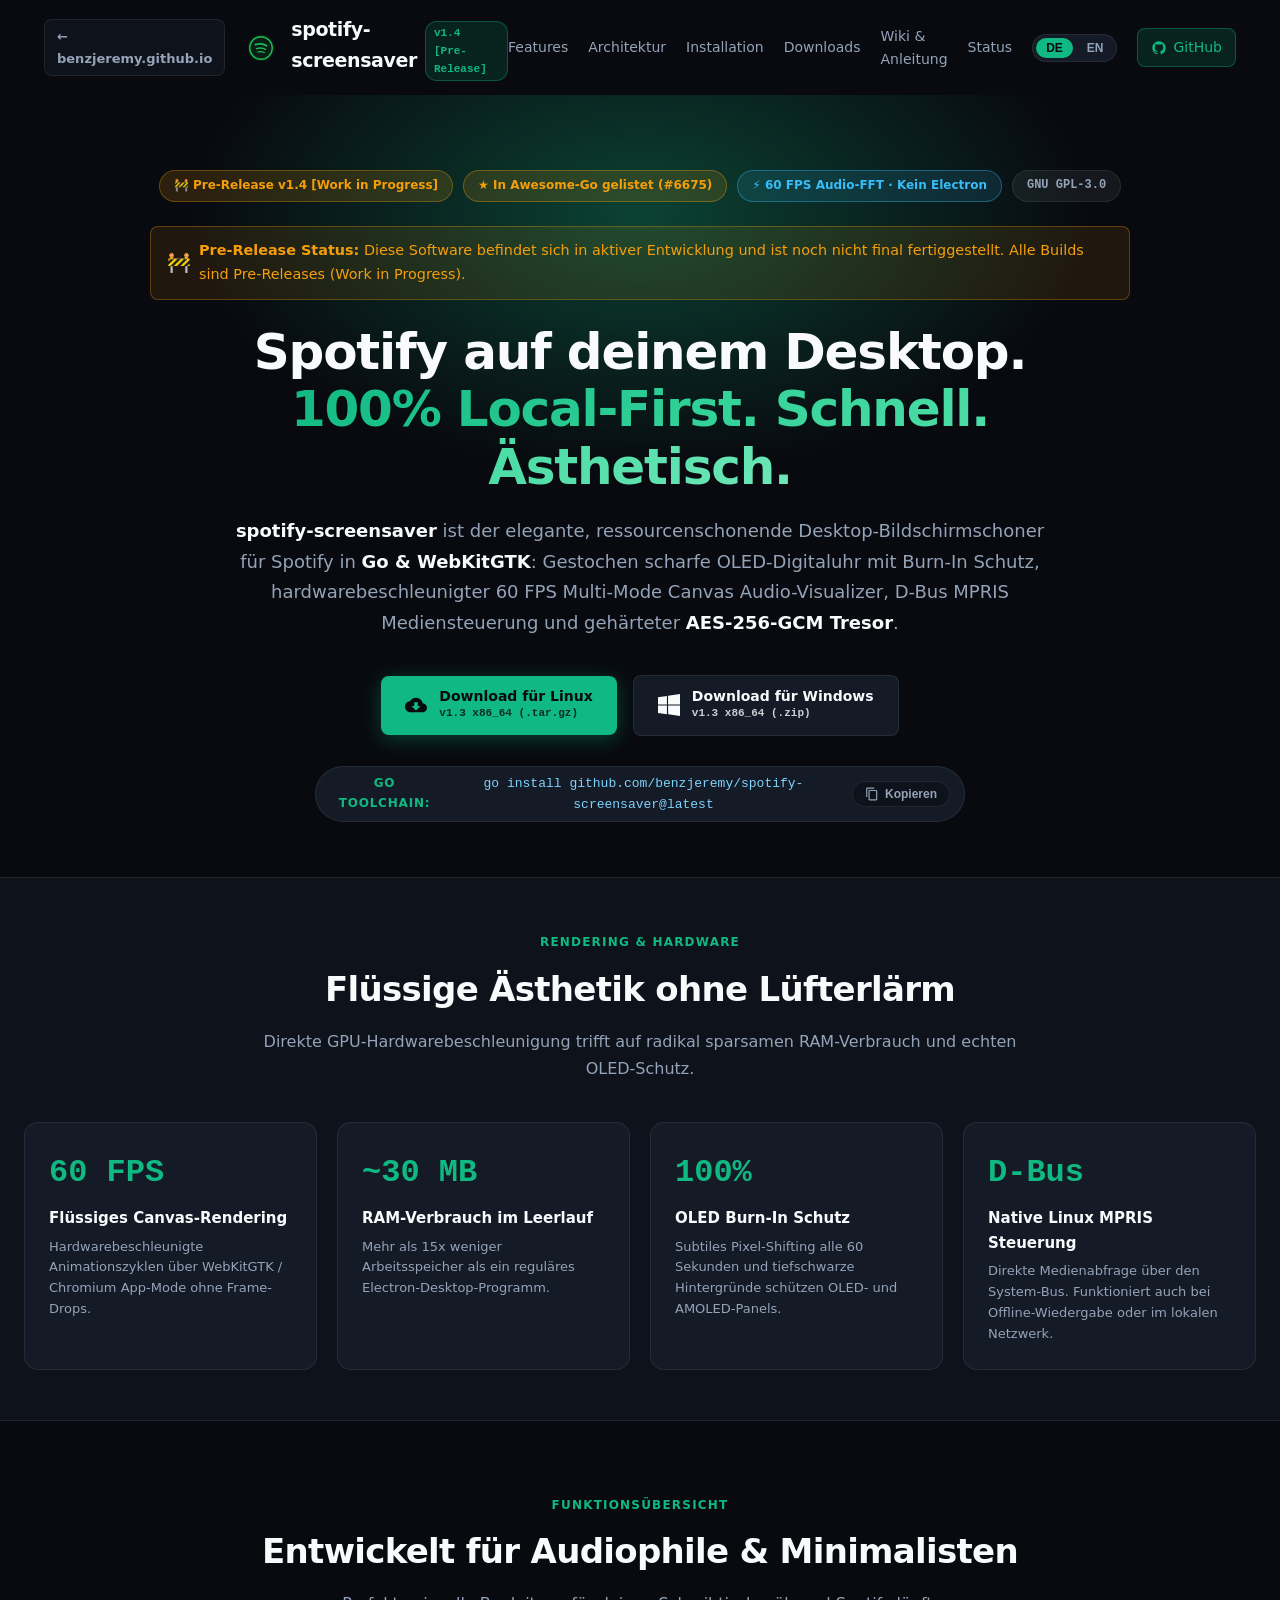
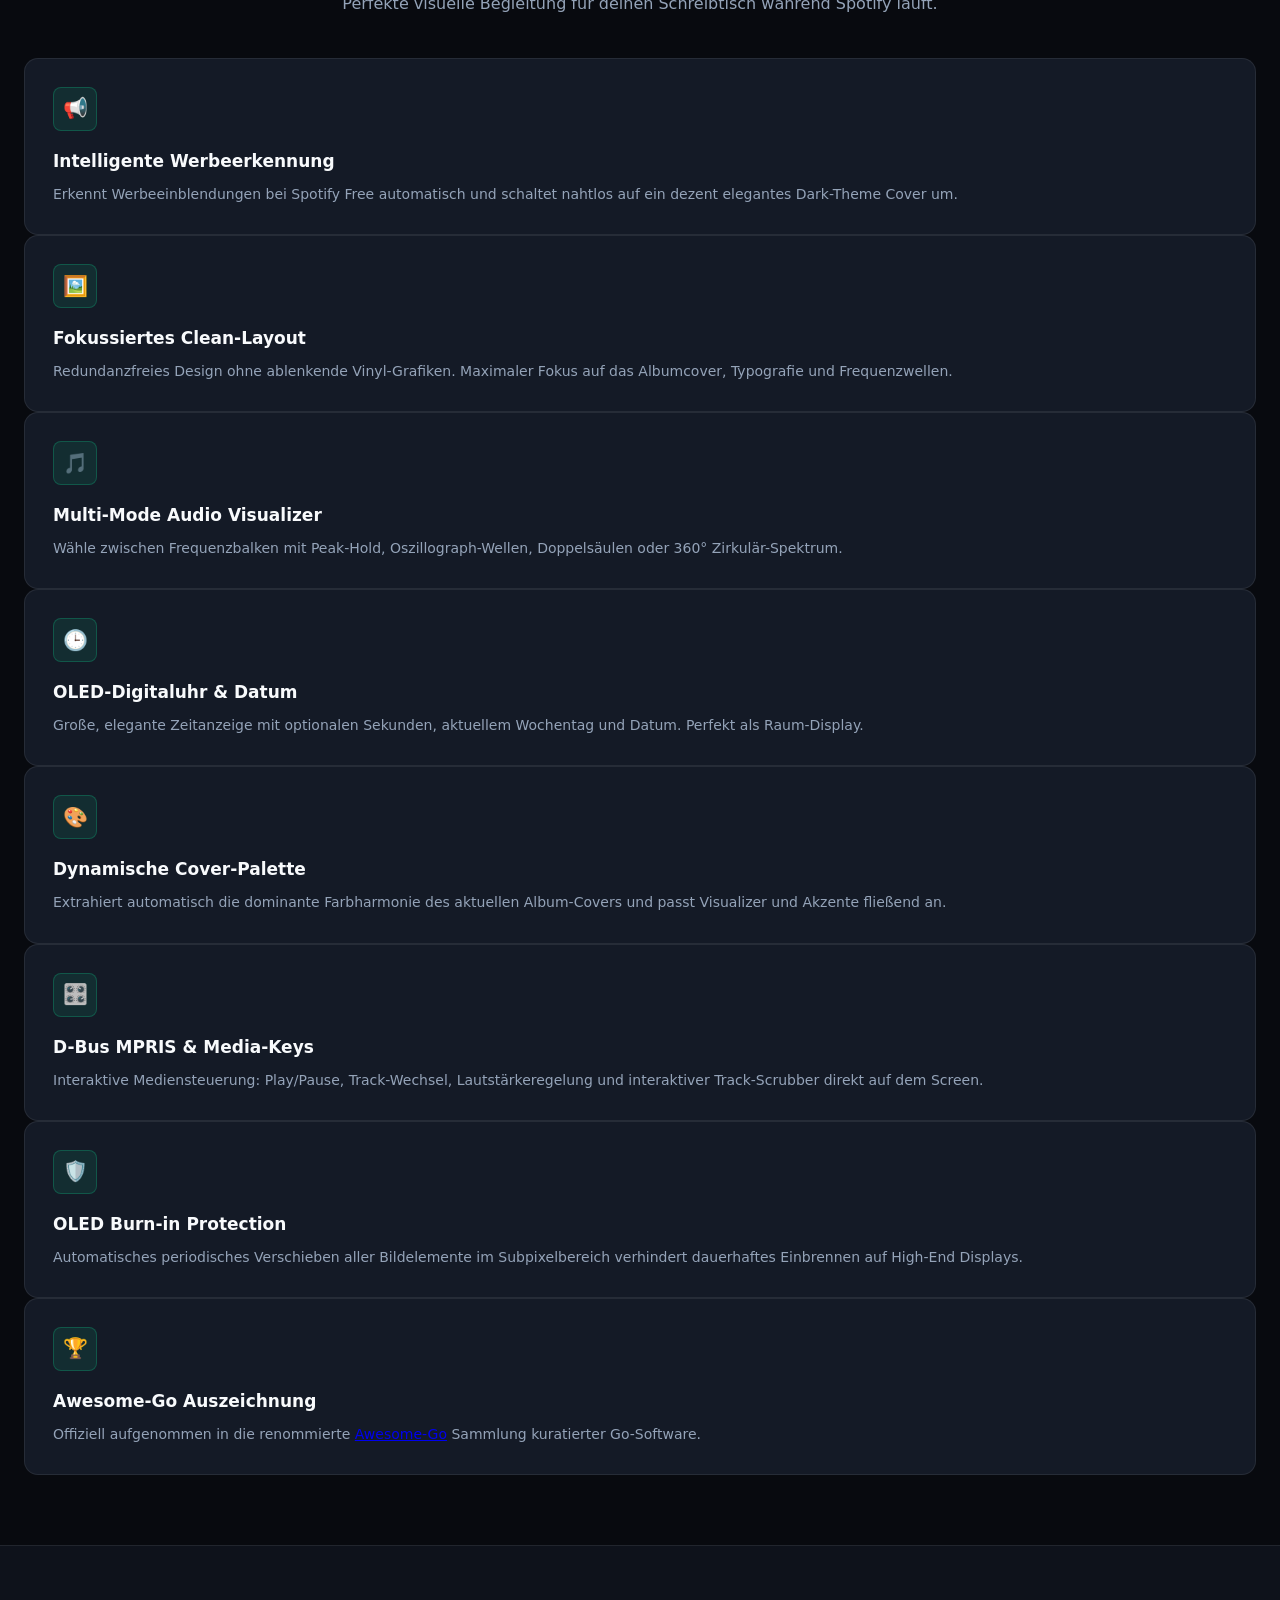
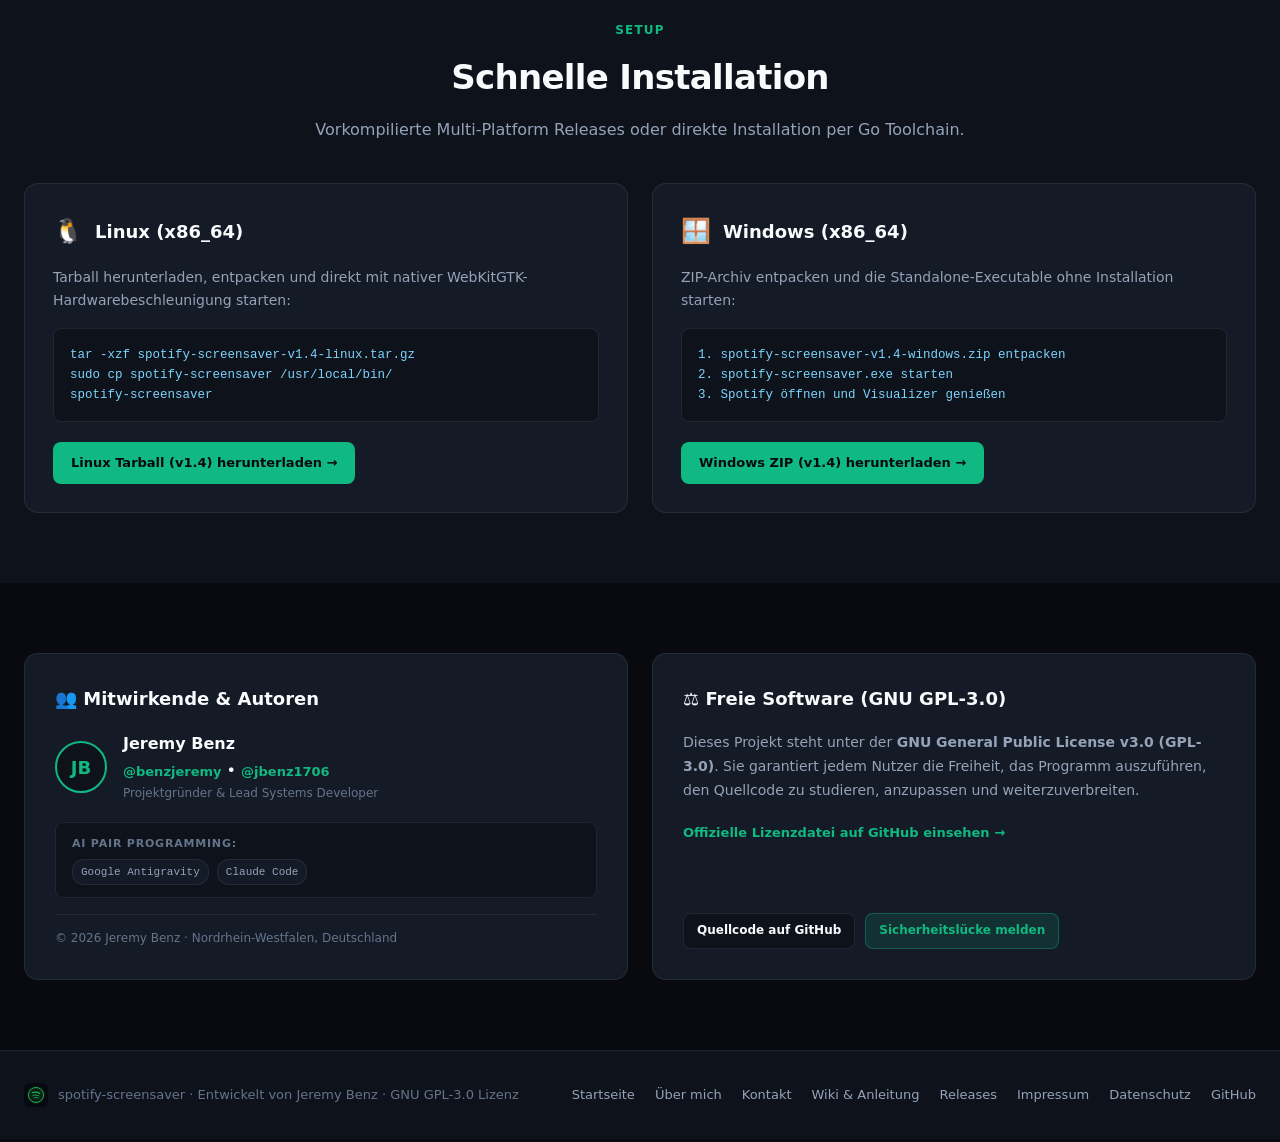
<file: index.html>
<!DOCTYPE html>
<html lang="de">
<head>
  <meta charset="UTF-8">
  <meta name="viewport" content="width=device-width, initial-scale=1.0">
  <meta http-equiv="Content-Security-Policy" content="default-src 'self'; script-src 'self' 'unsafe-inline'; style-src 'self' 'unsafe-inline'; img-src 'self' data: https:; font-src 'self'; frame-src 'none'; object-src 'none'; base-uri 'self';" />
  <meta http-equiv="X-Content-Type-Options" content="nosniff" />
  <meta name="referrer" content="strict-origin-when-cross-origin" />
  <title>spotify-screensaver · Eleganter Desktop Bildschirmschoner in Go · v1.4 [Pre-Release]</title>
  <meta name="description" content="Offizielle Website für spotify-screensaver: Der elegante Desktop-Bildschirmschoner für Spotify in Go & WebKitGTK. Intelligentes Ad-Handling, Clean Cover Layout, OLED-Digitaluhr, 60 FPS Audio-FFT und Awesome-Go gelistet.">
  <meta name="twitter:card" content="summary">
  <meta name="twitter:title" content="spotify-screensaver · Go Desktop Screensaver">
  <meta name="twitter:description" content="60 FPS Canvas Visualizer, Intelligentes Ad-Handling und D-Bus Steuerung in Go.">
  <link rel="icon" type="image/svg+xml" href="favicon.svg">
  <link rel="stylesheet" href="style.css">
</head>
<body>

  <!-- HEADER & NAVIGATION -->
  <header class="header">
    <div class="nav-container">
      <div class="nav-left">
        <a href="https://benzjeremy.github.io/" class="back-root-btn">
          <span>← benzjeremy.github.io</span>
        </a>
        <a href="index.html" class="brand-link">
          <img src="favicon.svg" alt="spotify-screensaver" class="brand-logo" width="36" height="36">
          <div class="brand-info">
            <span class="brand-name">spotify-screensaver</span>
            <span class="brand-ver">v1.4 [Pre-Release]</span>
          </div>
        </a>
      </div>

      <button class="mobile-toggle" id="mobile-toggle" aria-label="Menü öffnen/schließen" aria-expanded="false">☰</button>

      <nav class="main-nav" id="main-nav">
        <a href="#features">
          <span class="lang-de">Features</span>
          <span class="lang-en" style="display:none;">Features</span>
        </a>
        <a href="#architektur">
          <span class="lang-de">Architektur</span>
          <span class="lang-en" style="display:none;">Architecture</span>
        </a>
        <a href="#install">
          <span class="lang-de">Installation</span>
          <span class="lang-en" style="display:none;">Install</span>
        </a>
        <a href="#download">
          <span class="lang-de">Downloads</span>
          <span class="lang-en" style="display:none;">Downloads</span>
        </a>
        <a href="wiki/">
          <span class="lang-de">Wiki &amp; Anleitung</span>
          <span class="lang-en" style="display:none;">Wiki &amp; Docs</span>
        </a>
        <a href="https://benzjeremy.github.io/status/" target="_blank" rel="noopener noreferrer">
          <span class="lang-de">Status</span>
          <span class="lang-en" style="display:none;">Status</span>
        </a>

        <div class="lang-switch" role="group" aria-label="Sprachauswahl">
          <button type="button" class="lang-btn active" id="btn-lang-de" onclick="setLang('de')">DE</button>
          <button type="button" class="lang-btn" id="btn-lang-en" onclick="setLang('en')">EN</button>
        </div>

        <a href="https://github.com/benzjeremy/spotify-screensaver" target="_blank" rel="noopener noreferrer" class="btn-card highlight">
          <svg viewBox="0 0 24 24" width="16" height="16" fill="currentColor"><path d="M12 2C6.477 2 2 6.484 2 12.017c0 4.425 2.865 8.18 6.839 9.504.5.092.682-.217.682-.483 0-.237-.008-.868-.013-1.703-2.782.605-3.369-1.343-3.369-1.343-.454-1.158-1.11-1.466-1.11-1.466-.908-.62.069-.608.069-.608 1.003.07 1.53 1.032 1.53 1.032.892 1.53 2.341 1.088 2.91.832.092-.647.35-1.088.636-1.338-2.22-.253-4.555-1.113-4.555-4.951 0-1.093.39-1.988 1.029-2.688-.103-.253-.446-1.272.098-2.65 0 0 .84-.27 2.75 1.026A9.564 9.564 0 0112 6.844c.85.004 1.705.115 2.504.337 1.909-1.296 2.747-1.027 2.747-1.027.546 1.379.202 2.398.1 2.651.64.7 1.028 1.595 1.028 2.688 0 3.848-2.339 4.695-4.566 4.943.359.309.678.92.678 1.855 0 1.338-.012 2.419-.012 2.747 0 .268.18.58.688.482A10.019 10.019 0 0022 12.017C22 6.484 17.522 2 12 2z"/></svg>
          <span>GitHub</span>
        </a>
      </nav>
    </div>
  </header>

  <main>
    <!-- HERO SECTION -->
    <section class="hero-section" id="hero">
      <div class="hero-glow"></div>
      <div class="hero-container">
        
        <div class="hero-badges">
          <span class="hero-badge release-badge" style="background: rgba(245, 158, 11, 0.15); color: #f59e0b; border-color: rgba(245, 158, 11, 0.3);">🚧 Pre-Release v1.4 [Work in Progress]</span>
          <a href="https://github.com/avelino/awesome-go#other-software" target="_blank" rel="noopener noreferrer" class="hero-badge awesome-badge" title="Gelistet in Awesome-Go (#6667 / #6675)">
            ★ In Awesome-Go gelistet (#6675)
          </a>
          <span class="hero-badge perf-badge">⚡ 60 FPS Audio-FFT · Kein Electron</span>
          <a href="https://github.com/benzjeremy/spotify-screensaver/blob/main/LICENSE" target="_blank" rel="noopener noreferrer" class="hero-badge license-pill">GNU GPL-3.0</a>
        </div>

        <!-- Pre-Release Notice -->
        <div data-lang="de" class="visible" style="margin-bottom: 1.5rem;">
          <div style="background: rgba(245, 158, 11, 0.1); border: 1px solid rgba(245, 158, 11, 0.3); border-radius: 8px; padding: 0.75rem 1rem; color: #f59e0b; font-size: 0.9rem; display: inline-flex; align-items: center; gap: 0.5rem; text-align: left;">
            <span style="font-size: 1.2rem;">🚧</span>
            <span><strong>Pre-Release Status:</strong> Diese Software befindet sich in aktiver Entwicklung und ist noch nicht final fertiggestellt. Alle Builds sind Pre-Releases (Work in Progress).</span>
          </div>
        </div>
        <div data-lang="en" style="margin-bottom: 1.5rem;">
          <div style="background: rgba(245, 158, 11, 0.1); border: 1px solid rgba(245, 158, 11, 0.3); border-radius: 8px; padding: 0.75rem 1rem; color: #f59e0b; font-size: 0.9rem; display: inline-flex; align-items: center; gap: 0.5rem; text-align: left;">
            <span style="font-size: 1.2rem;">🚧</span>
            <span><strong>Pre-Release Notice:</strong> This software is under active development and not finalized yet. All releases are Pre-Releases (Work in Progress).</span>
          </div>
        </div>

        <div data-lang="de" class="visible">
          <h1 class="hero-title">
            Spotify auf deinem Desktop.<br>
            <span class="gradient-text">100% Local-First. Schnell. Ästhetisch.</span>
          </h1>
          <p class="hero-subtitle">
            <strong>spotify-screensaver</strong> ist der elegante, ressourcenschonende Desktop-Bildschirmschoner für Spotify in <strong>Go &amp; WebKitGTK</strong>: Gestochen scharfe OLED-Digitaluhr mit Burn-In Schutz, hardwarebeschleunigter 60 FPS Multi-Mode Canvas Audio-Visualizer, D-Bus MPRIS Mediensteuerung und gehärteter <strong>AES-256-GCM Tresor</strong>.
          </p>
        </div>

        <div data-lang="en">
          <h1 class="hero-title">
            Spotify on Your Desktop.<br>
            <span class="gradient-text">100% Local-First. Fast. Aesthetic.</span>
          </h1>
          <p class="hero-subtitle">
            <strong>spotify-screensaver</strong> is the lean, elegant desktop screensaver for Spotify built in <strong>Go &amp; WebKitGTK</strong>: Razor-sharp OLED clock with burn-in mitigation, hardware-accelerated 60 FPS canvas audio visualizer, D-Bus MPRIS playback control, and device-bound <strong>AES-256-GCM vault</strong>.
          </p>
        </div>

        <!-- Download Action CTAs -->
        <div class="hero-cta-group" id="download">
          <a href="https://github.com/benzjeremy/spotify-screensaver/releases/tag/v1.3" target="_blank" rel="noopener noreferrer" class="btn-primary">
            <svg viewBox="0 0 24 24" width="22" height="22" fill="currentColor"><path d="M19.35 10.04C18.67 6.59 15.64 4 12 4 9.11 4 6.6 5.64 5.35 8.04 2.34 8.36 0 10.91 0 14c0 3.31 2.69 6 6 6h13c2.76 0 5-2.24 5-5 0-2.64-2.05-4.78-4.65-4.96zM17 13l-5 5-5-5h3V9h4v4h3z"/></svg>
            <div>
              <span class="btn-main-text">Download für Linux</span>
              <span class="btn-sub-text">v1.3 x86_64 (.tar.gz)</span>
            </div>
          </a>

          <a href="https://github.com/benzjeremy/spotify-screensaver/releases/tag/v1.3" target="_blank" rel="noopener noreferrer" class="btn-secondary">
            <svg viewBox="0 0 24 24" width="22" height="22" fill="currentColor"><path d="M0 3.449L9.75 2.1v9.451H0m10.949-9.602L24 0v11.4H10.949M0 12.6h9.75v9.451L0 20.699M10.949 12.6H24V24l-12.9-1.801"/></svg>
            <div>
              <span class="btn-main-text">Download für Windows</span>
              <span class="btn-sub-text">v1.3 x86_64 (.zip)</span>
            </div>
          </a>
        </div>

        <!-- Quick Go Command -->
        <div class="quick-install-box">
          <span class="cmd-label">Go Toolchain:</span>
          <code class="cmd-code" id="goInstallCmd">go install github.com/benzjeremy/spotify-screensaver@latest</code>
          <button type="button" class="copy-cmd-btn" id="copy-cmd-btn" onclick="copyInstallCmd()">
            <svg viewBox="0 0 24 24" width="14" height="14" fill="currentColor"><path d="M16 1H4c-1.1 0-2 .9-2 2v14h2V3h12V1zm3 4H8c-1.1 0-2 .9-2 2v14c0 1.1.9 2 2 2h11c1.1 0 2-.9 2-2V7c0-1.1-.9-2-2-2zm0 16H8V7h11v14z"/></svg>
            <span id="copyBtnText">Kopieren</span>
          </button>
        </div>

      </div>
    </section>

    <!-- ARCHITEKTUR & BENCHMARKS SPOTLIGHT -->
    <section class="benchmarks-section" id="architektur">
      <div class="section-container">
        <div class="section-header">
          <span class="section-tag">
            <span class="lang-de">Rendering &amp; Hardware</span>
            <span class="lang-en" style="display:none;">Rendering &amp; Hardware</span>
          </span>
          <h2 class="section-title">
            <span class="lang-de">Flüssige Ästhetik ohne Lüfterlärm</span>
            <span class="lang-en" style="display:none;">Smooth Aesthetics Without Fan Noise</span>
          </h2>
          <p class="section-sub">
            <span class="lang-de">Direkte GPU-Hardwarebeschleunigung trifft auf radikal sparsamen RAM-Verbrauch und echten OLED-Schutz.</span>
            <span class="lang-en" style="display:none;">Hardware GPU acceleration meets radical low-memory efficiency and OLED longevity.</span>
          </p>
        </div>

        <div class="benchmarks-grid">
          <div class="benchmark-card">
            <div class="benchmark-stat">60 FPS</div>
            <div class="benchmark-label">Flüssiges Canvas-Rendering</div>
            <div class="benchmark-desc">Hardwarebeschleunigte Animationszyklen über WebKitGTK / Chromium App-Mode ohne Frame-Drops.</div>
          </div>

          <div class="benchmark-card">
            <div class="benchmark-stat">~30 MB</div>
            <div class="benchmark-label">RAM-Verbrauch im Leerlauf</div>
            <div class="benchmark-desc">Mehr als 15x weniger Arbeitsspeicher als ein reguläres Electron-Desktop-Programm.</div>
          </div>

          <div class="benchmark-card">
            <div class="benchmark-stat">100%</div>
            <div class="benchmark-label">OLED Burn-In Schutz</div>
            <div class="benchmark-desc">Subtiles Pixel-Shifting alle 60 Sekunden und tiefschwarze Hintergründe schützen OLED- und AMOLED-Panels.</div>
          </div>

          <div class="benchmark-card">
            <div class="benchmark-stat">D-Bus</div>
            <div class="benchmark-label">Native Linux MPRIS Steuerung</div>
            <div class="benchmark-desc">Direkte Medienabfrage über den System-Bus. Funktioniert auch bei Offline-Wiedergabe oder im lokalen Netzwerk.</div>
          </div>
        </div>
      </div>
    </section>

    <!-- KEY FEATURES GRID -->
    <section class="features-section" id="features">
      <div class="section-container">
        <div class="section-header">
          <span class="section-tag">
            <span class="lang-de">Funktionsübersicht</span>
            <span class="lang-en" style="display:none;">Features Overview</span>
          </span>
          <h2 class="section-title">
            <span class="lang-de">Entwickelt für Audiophile &amp; Minimalisten</span>
            <span class="lang-en" style="display:none;">Crafted for Audiophiles &amp; Minimalists</span>
          </h2>
          <p class="section-sub">
            <span class="lang-de">Perfekte visuelle Begleitung für deinen Schreibtisch während Spotify läuft.</span>
            <span class="lang-en" style="display:none;">The ultimate ambient visual companion for your desktop while music plays.</span>
          </p>
        </div>

          <!-- 1 -->
          <article class="feature-card">
            <div class="f-card-icon">📢</div>
            <h3>Intelligente Werbeerkennung</h3>
            <p>Erkennt Werbeeinblendungen bei Spotify Free automatisch und schaltet nahtlos auf ein dezent elegantes Dark-Theme Cover um.</p>
          </article>

          <!-- 2 -->
          <article class="feature-card">
            <div class="f-card-icon">🖼️</div>
            <h3>Fokussiertes Clean-Layout</h3>
            <p>Redundanzfreies Design ohne ablenkende Vinyl-Grafiken. Maximaler Fokus auf das Albumcover, Typografie und Frequenzwellen.</p>
          </article>

          <!-- 3 -->
          <article class="feature-card">
            <div class="f-card-icon">🎵</div>
            <h3>Multi-Mode Audio Visualizer</h3>
            <p>Wähle zwischen Frequenzbalken mit Peak-Hold, Oszillograph-Wellen, Doppelsäulen oder 360° Zirkulär-Spektrum.</p>
          </article>

          <!-- 4 -->
          <article class="feature-card">
            <div class="f-card-icon">🕒</div>
            <h3>OLED-Digitaluhr &amp; Datum</h3>
            <p>Große, elegante Zeitanzeige mit optionalen Sekunden, aktuellem Wochentag und Datum. Perfekt als Raum-Display.</p>
          </article>

          <!-- 5 -->
          <article class="feature-card">
            <div class="f-card-icon">🎨</div>
            <h3>Dynamische Cover-Palette</h3>
            <p>Extrahiert automatisch die dominante Farbharmonie des aktuellen Album-Covers und passt Visualizer und Akzente fließend an.</p>
          </article>

          <!-- 6 -->
          <article class="feature-card">
            <div class="f-card-icon">🎛️</div>
            <h3>D-Bus MPRIS &amp; Media-Keys</h3>
            <p>Interaktive Mediensteuerung: Play/Pause, Track-Wechsel, Lautstärkeregelung und interaktiver Track-Scrubber direkt auf dem Screen.</p>
          </article>

          <!-- 7 -->
          <article class="feature-card">
            <div class="f-card-icon">🛡️</div>
            <h3>OLED Burn-in Protection</h3>
            <p>Automatisches periodisches Verschieben aller Bildelemente im Subpixelbereich verhindert dauerhaftes Einbrennen auf High-End Displays.</p>
          </article>

          <!-- 8 -->
          <article class="feature-card">
            <div class="f-card-icon">🏆</div>
            <h3>Awesome-Go Auszeichnung</h3>
            <p>Offiziell aufgenommen in die renommierte <a href="https://github.com/avelino/awesome-go#other-software" target="_blank" rel="noopener noreferrer">Awesome-Go</a> Sammlung kuratierter Go-Software.</p>
          </article>
        </div>
      </div>
    </section>

    <!-- INSTALLATION SECTION -->
    <section class="install-section" id="install">
      <div class="section-container">
        <div class="section-header">
          <span class="section-tag">
            <span class="lang-de">Setup</span>
            <span class="lang-en" style="display:none;">Setup</span>
          </span>
          <h2 class="section-title">
            <span class="lang-de">Schnelle Installation</span>
            <span class="lang-en" style="display:none;">Fast Installation</span>
          </h2>
          <p class="section-sub">
            <span class="lang-de">Vorkompilierte Multi-Platform Releases oder direkte Installation per Go Toolchain.</span>
            <span class="lang-en" style="display:none;">Standalone compiled binaries or install directly with the Go toolchain.</span>
          </p>
        </div>

        <div class="install-grid">
          <!-- Linux Card -->
          <div class="install-card">
            <div>
              <div class="inst-card-header">
                <span style="font-size: 24px;">🐧</span>
                <h3>Linux (x86_64)</h3>
              </div>
              <p class="inst-desc">Tarball herunterladen, entpacken und direkt mit nativer WebKitGTK-Hardwarebeschleunigung starten:</p>
              <pre class="inst-pre"><code>tar -xzf spotify-screensaver-v1.4-linux.tar.gz
sudo cp spotify-screensaver /usr/local/bin/
spotify-screensaver</code></pre>
            </div>
            <div>
              <a href="https://github.com/benzjeremy/spotify-screensaver/releases/download/v1.4/spotify-screensaver-v1.4-linux.tar.gz" target="_blank" rel="noopener noreferrer" class="btn-sm">
                Linux Tarball (v1.4) herunterladen →
              </a>
            </div>
          </div>

          <!-- Windows Card -->
          <div class="install-card">
            <div>
              <div class="inst-card-header">
                <span style="font-size: 24px;">🪟</span>
                <h3>Windows (x86_64)</h3>
              </div>
              <p class="inst-desc">ZIP-Archiv entpacken und die Standalone-Executable ohne Installation starten:</p>
              <pre class="inst-pre"><code>1. spotify-screensaver-v1.4-windows.zip entpacken
2. spotify-screensaver.exe starten
3. Spotify öffnen und Visualizer genießen</code></pre>
            </div>
            <div>
              <a href="https://github.com/benzjeremy/spotify-screensaver/releases/download/v1.4/spotify-screensaver-v1.4-windows.zip" target="_blank" rel="noopener noreferrer" class="btn-sm">
                Windows ZIP (v1.4) herunterladen →
              </a>
            </div>
          </div>
        </div>
      </div>
    </section>

    <!-- ABOUT & CREDITS SECTION -->
    <section class="about-section" id="about">
      <div class="section-container">
        <div class="about-layout-grid">
          
          <!-- Mitwirkende -->
          <div class="about-info-box">
            <div>
              <h3 class="about-box-title">👥 Mitwirkende &amp; Autoren</h3>
              <div class="author-card">
                <div class="author-avatar">JB</div>
                <div>
                  <div class="author-name">Jeremy Benz</div>
                  <div class="author-handles">
                    <a href="https://github.com/benzjeremy" target="_blank" rel="noopener noreferrer">@benzjeremy</a> &bull; 
                    <a href="https://github.com/jbenz1706" target="_blank" rel="noopener noreferrer">@jbenz1706</a>
                  </div>
                  <div class="author-role">Projektgründer &amp; Lead Systems Developer</div>
                </div>
              </div>

              <div class="ai-assist-box">
                <span class="ai-label">AI Pair Programming:</span>
                <div class="ai-chips">
                  <span class="ai-chip">Google Antigravity</span>
                  <span class="ai-chip">Claude Code</span>
                </div>
              </div>
            </div>

            <div style="font-size: 12px; color: var(--text-muted); padding-top: 14px; border-top: 1px solid var(--border-subtle);">
              © 2026 Jeremy Benz · Nordrhein-Westfalen, Deutschland
            </div>
          </div>

          <!-- Lizenz & Sicherheit -->
          <div class="about-info-box">
            <div>
              <h3 class="about-box-title">⚖️ Freie Software (GNU GPL-3.0)</h3>
              <p class="license-text">
                Dieses Projekt steht unter der <strong>GNU General Public License v3.0 (GPL-3.0)</strong>. Sie garantiert jedem Nutzer die Freiheit, das Programm auszuführen, den Quellcode zu studieren, anzupassen und weiterzuverbreiten.
              </p>
              <a href="https://github.com/benzjeremy/spotify-screensaver/blob/main/LICENSE" target="_blank" rel="noopener noreferrer" class="license-cta">
                Offizielle Lizenzdatei auf GitHub einsehen →
              </a>
            </div>

            <div style="display: flex; gap: 10px; flex-wrap: wrap;">
              <a href="https://github.com/benzjeremy/spotify-screensaver" target="_blank" rel="noopener noreferrer" class="btn-card">
                <span>Quellcode auf GitHub</span>
              </a>
              <a href="https://benzjeremy.github.io/kontakt.html" class="btn-card highlight">
                <span>Sicherheitslücke melden</span>
              </a>
            </div>
          </div>

        </div>
      </div>
    </section>
  </main>

  <!-- Site Footer -->
  <footer class="site-footer">
    <div class="footer-container">
      <div class="footer-left">
        <img src="favicon.svg" alt="spotify-screensaver Logo" width="24" height="24">
        <span>spotify-screensaver · Entwickelt von Jeremy Benz · GNU GPL-3.0 Lizenz</span>
      </div>

      <nav class="footer-links" aria-label="Footer Navigation">
        <a href="https://benzjeremy.github.io/">Startseite</a>
        <a href="https://benzjeremy.github.io/about.html">Über mich</a>
        <a href="https://benzjeremy.github.io/kontakt.html">Kontakt</a>
        <a href="wiki/">Wiki &amp; Anleitung</a>
        <a href="https://github.com/benzjeremy/spotify-screensaver/releases">Releases</a>
        <a href="https://benzjeremy.github.io/impressum.html">Impressum</a>
        <a href="https://benzjeremy.github.io/datenschutz.html">Datenschutz</a>
        <a href="https://github.com/benzjeremy/spotify-screensaver" target="_blank" rel="noopener noreferrer">GitHub</a>
      </nav>
    </div>
  </footer>

  <script>
    // Copy Command
    function copyInstallCmd() {
      const code = document.getElementById('goInstallCmd').textContent;
      const btnText = document.getElementById('copyBtnText');
      const btn = document.getElementById('copy-cmd-btn');
      navigator.clipboard.writeText(code).then(() => {
        btnText.textContent = 'Kopiert! ✓';
        btn.classList.add('copied');
        setTimeout(() => {
          btnText.textContent = 'Kopieren';
          btn.classList.remove('copied');
        }, 2200);
      });
    }

    // Mobile Drawer Toggle
    const mobileToggle = document.getElementById('mobile-toggle');
    const mainNav = document.getElementById('main-nav');
    if (mobileToggle && mainNav) {
      mobileToggle.addEventListener('click', () => {
        const isOpen = mainNav.classList.toggle('open');
        mobileToggle.setAttribute('aria-expanded', isOpen);
      });
    }

    // Language Toggle
    function setLang(lang) {
      document.querySelectorAll('[data-lang]').forEach(el => {
        if (el.getAttribute('data-lang') === lang) {
          el.classList.add('visible');
        } else {
          el.classList.remove('visible');
        }
      });
      document.querySelectorAll('.lang-de').forEach(el => el.style.display = lang === 'de' ? '' : 'none');
      document.querySelectorAll('.lang-en').forEach(el => el.style.display = lang === 'en' ? '' : 'none');
      
      const btnDe = document.getElementById('btn-lang-de');
      const btnEn = document.getElementById('btn-lang-en');
      if (btnDe && btnEn) {
        btnDe.classList.toggle('active', lang === 'de');
        btnEn.classList.toggle('active', lang === 'en');
      }
      try { localStorage.setItem('site_lang', lang); } catch (e) {}
    }

    try {
      const saved = localStorage.getItem('site_lang');
      if (saved === 'en' || saved === 'de') setLang(saved);
    } catch (e) {}
  </script>
</body>
</html>
</file>
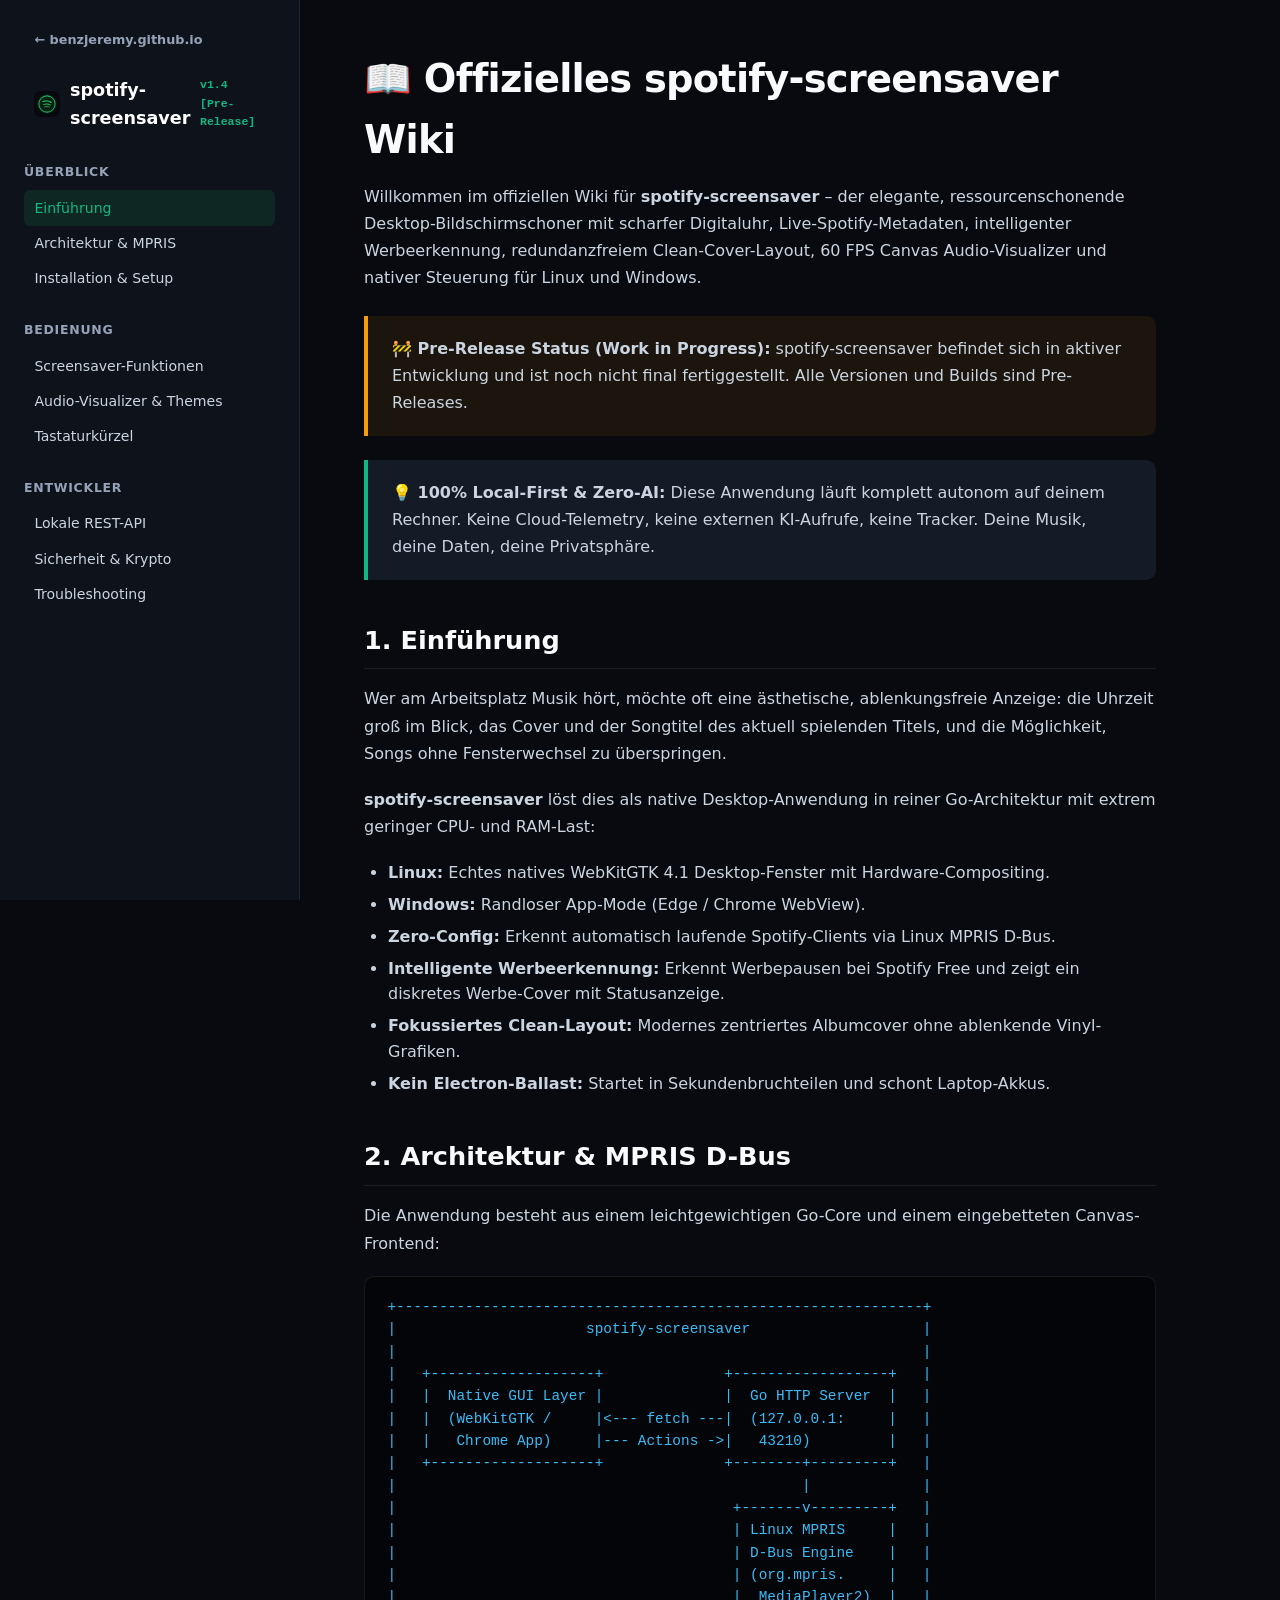
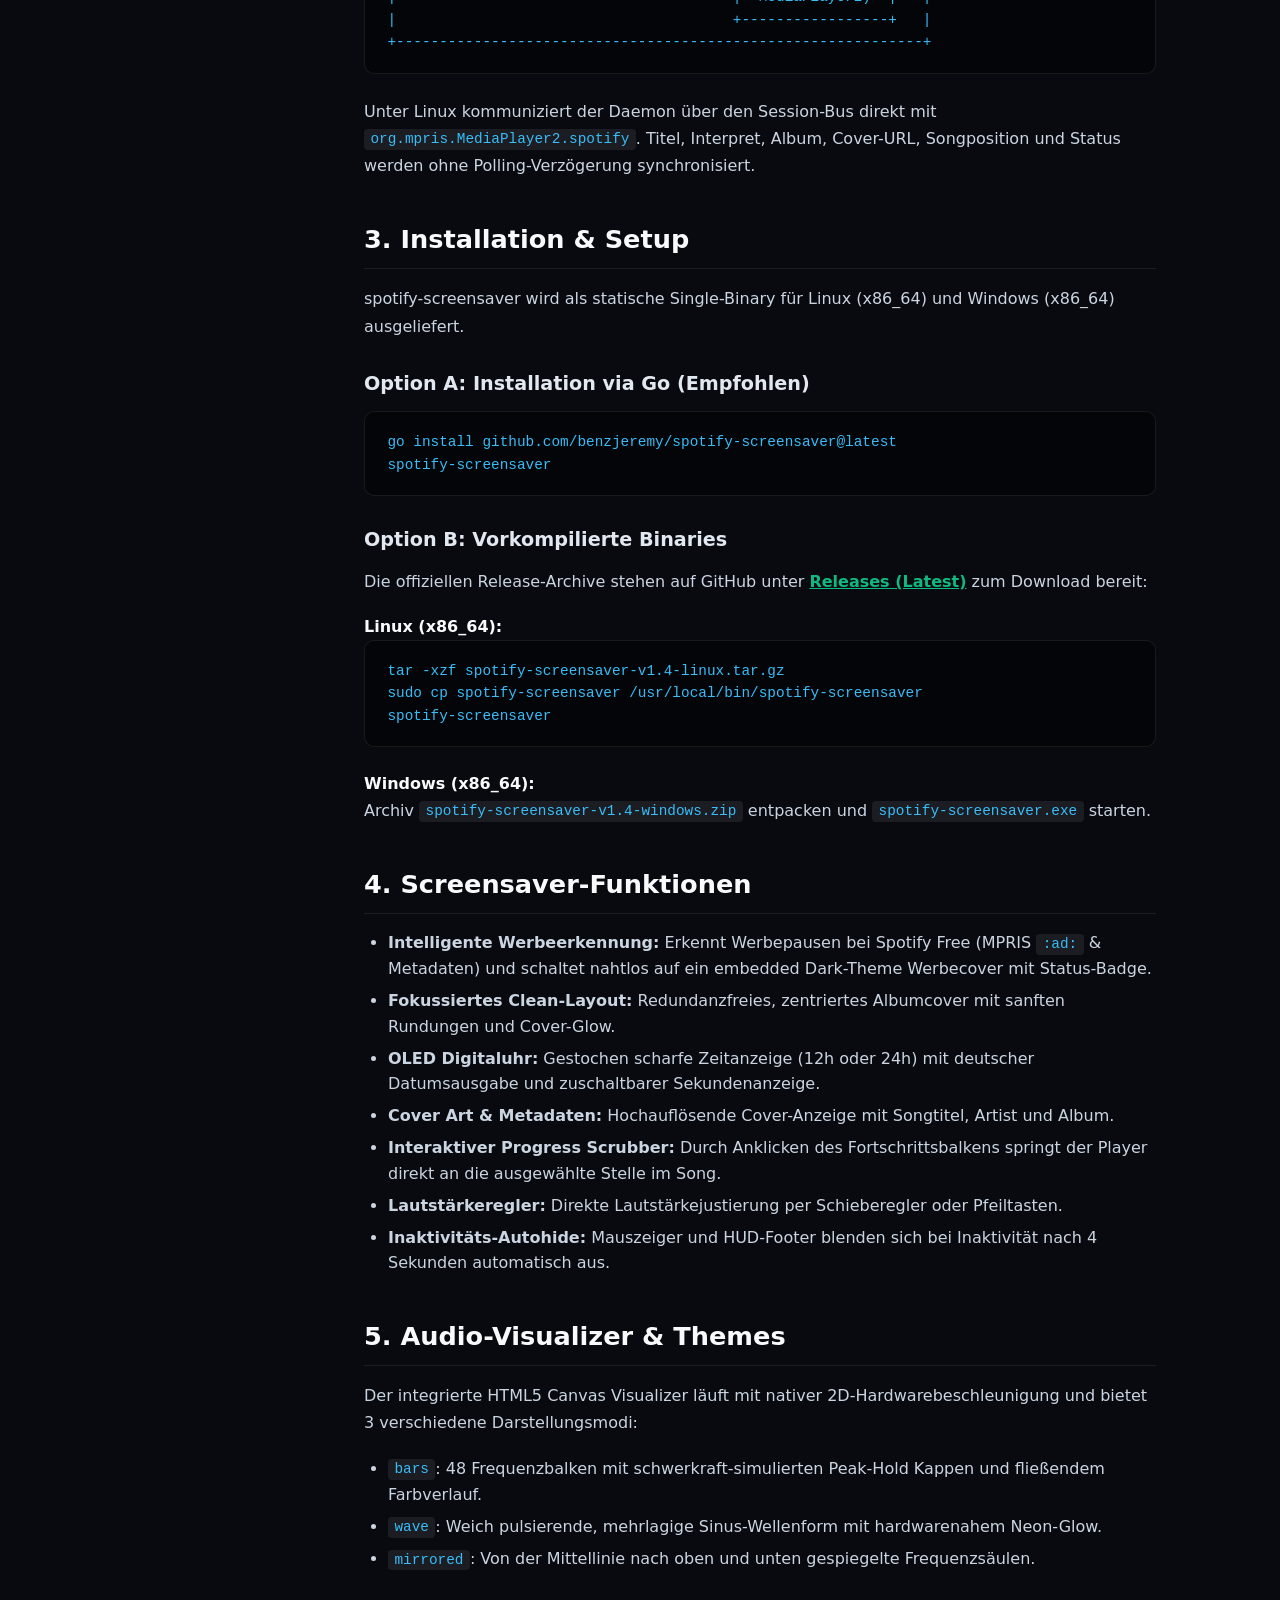
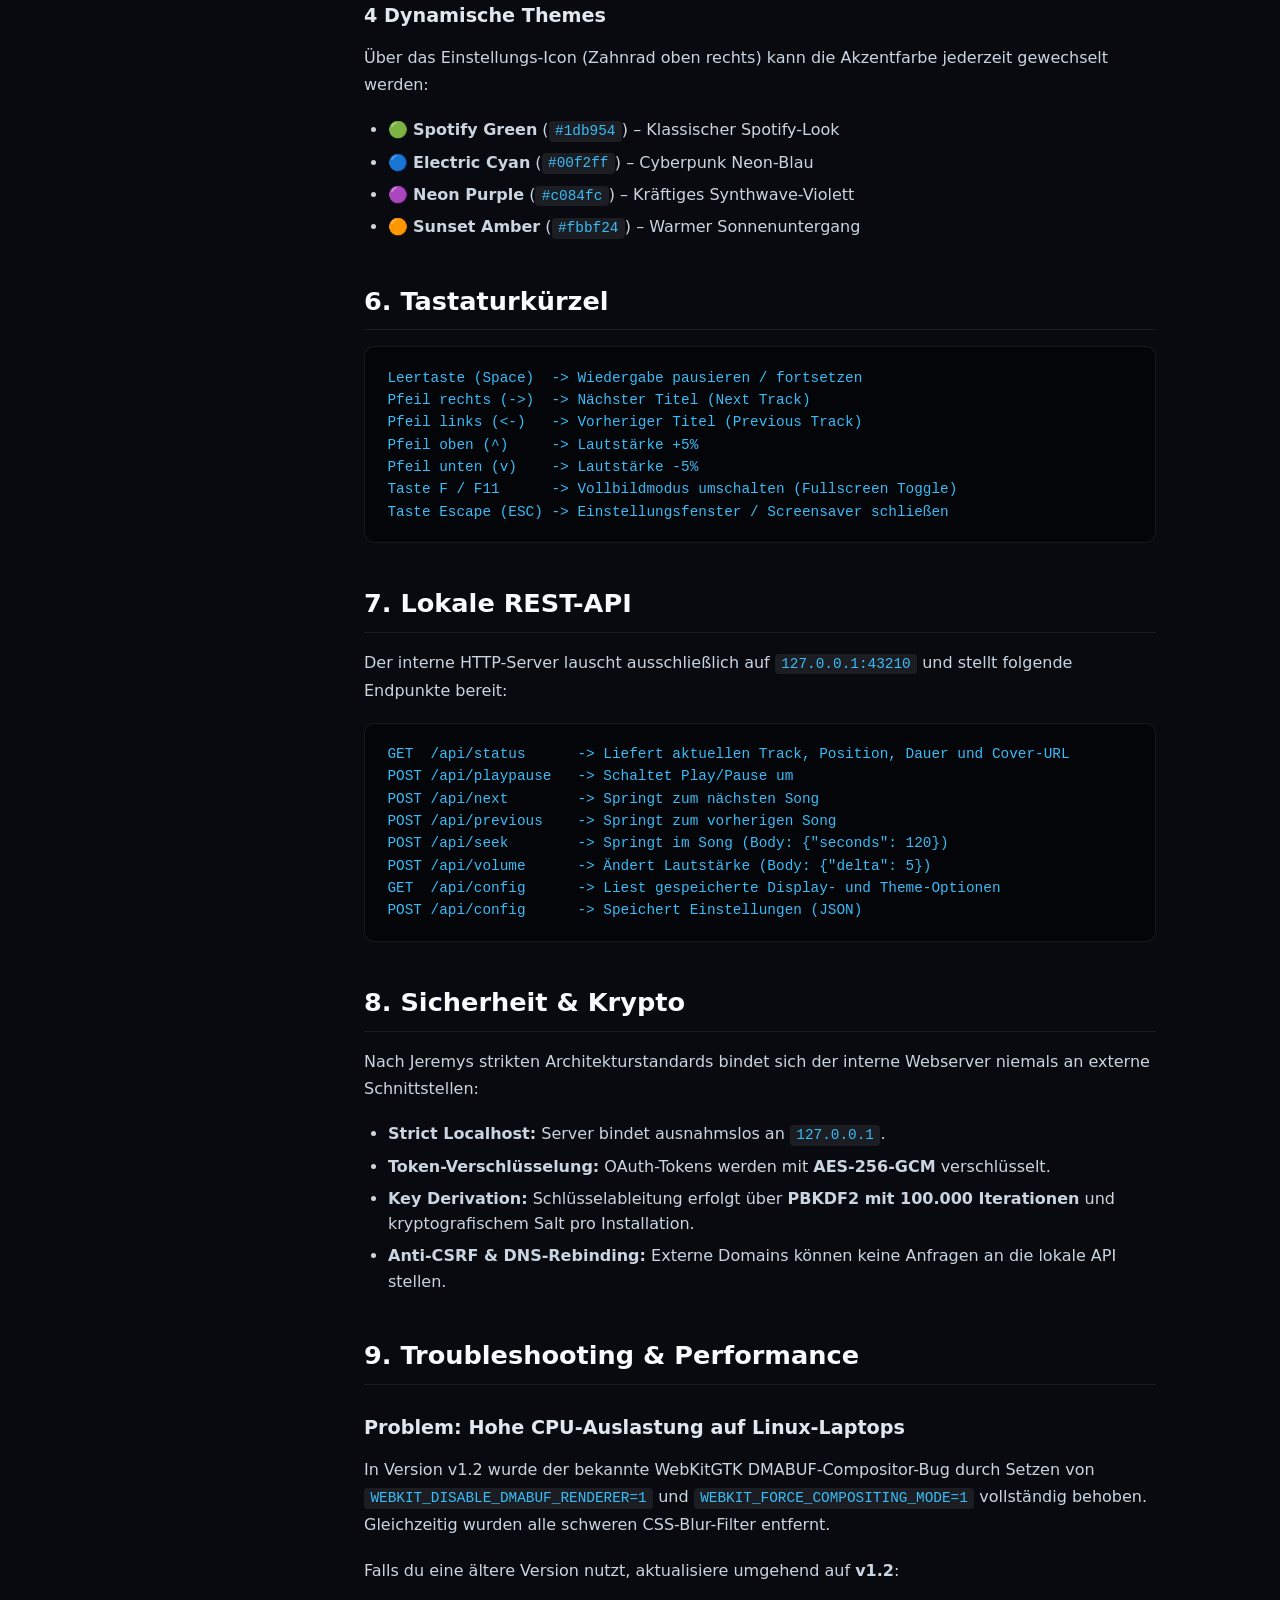
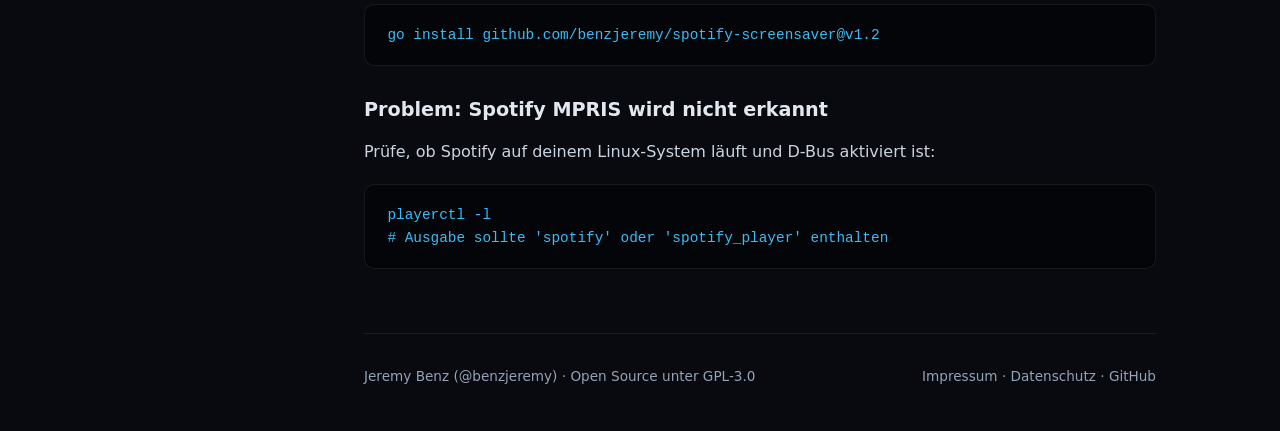
<file: wiki/index.html>
<!DOCTYPE html>
<html lang="de">
<head>
  <meta charset="UTF-8">
  <meta name="viewport" content="width=device-width, initial-scale=1.0">
  <title>spotify-screensaver Wiki · Offizielle Dokumentation & Guide</title>
  <meta name="description" content="Offizielle Dokumentation und Benutzerhandbuch für spotify-screensaver: Installation, MPRIS D-Bus Integration, Bedienung, Tastaturkürzel und Sicherheitsarchitektur.">
  <link rel="icon" type="image/svg+xml" href="../favicon.svg">
  <link rel="stylesheet" href="wiki.css">
</head>
<body>

  <div class="wiki-layout">
    <aside class="sidebar">
      <a href="https://benzjeremy.github.io/" style="font-size:0.8rem; color:var(--text-muted); text-decoration:none; margin-bottom:0.75rem; display:inline-block; font-weight:600;">← benzjeremy.github.io</a>
      <a href="../" style="display:flex; align-items:center; gap:0.6rem; font-weight:700; font-size:1.1rem; color:#fff; margin-bottom:1.5rem; text-decoration:none;">
        <img src="../favicon.svg" width="26" height="26" alt="spotify-screensaver"> spotify-screensaver <span style="font-size:0.72rem; color:var(--accent); font-family:var(--font-mono); margin-left:auto;">v1.4 [Pre-Release]</span>
      </a>

      <h3>Überblick</h3>
      <a href="#einfuehrung" class="active">Einführung</a>
      <a href="#architektur">Architektur & MPRIS</a>
      <a href="#installation">Installation & Setup</a>

      <h3>Bedienung</h3>
      <a href="#features">Screensaver-Funktionen</a>
      <a href="#visualizer">Audio-Visualizer & Themes</a>
      <a href="#shortcuts">Tastaturkürzel</a>

      <h3>Entwickler</h3>
      <a href="#api">Lokale REST-API</a>
      <a href="#security">Sicherheit & Krypto</a>
      <a href="#troubleshooting">Troubleshooting</a>
    </aside>

    <main class="content">
      <h1>📖 Offizielles spotify-screensaver Wiki</h1>
      <p>
        Willkommen im offiziellen Wiki für <strong>spotify-screensaver</strong> – der elegante, ressourcenschonende Desktop-Bildschirmschoner mit scharfer Digitaluhr, Live-Spotify-Metadaten, intelligenter Werbeerkennung, redundanzfreiem Clean-Cover-Layout, 60 FPS Canvas Audio-Visualizer und nativer Steuerung für Linux und Windows.
      </p>

      <div class="callout" style="border-left-color: #f59e0b; background: rgba(245, 158, 11, 0.08);">
        <p>
          <strong>🚧 Pre-Release Status (Work in Progress):</strong> spotify-screensaver befindet sich in aktiver Entwicklung und ist noch nicht final fertiggestellt. Alle Versionen und Builds sind Pre-Releases.
        </p>
      </div>

      <div class="callout">
        <p>
          <strong>💡 100% Local-First & Zero-AI:</strong> Diese Anwendung läuft komplett autonom auf deinem Rechner. Keine Cloud-Telemetry, keine externen KI-Aufrufe, keine Tracker. Deine Musik, deine Daten, deine Privatsphäre.
        </p>
      </div>

      <h2 id="einfuehrung">1. Einführung</h2>
      <p>
        Wer am Arbeitsplatz Musik hört, möchte oft eine ästhetische, ablenkungsfreie Anzeige: die Uhrzeit groß im Blick, das Cover und der Songtitel des aktuell spielenden Titels, und die Möglichkeit, Songs ohne Fensterwechsel zu überspringen.
      </p>
      <p>
        <strong>spotify-screensaver</strong> löst dies als native Desktop-Anwendung in reiner Go-Architektur mit extrem geringer CPU- und RAM-Last:
      </p>
      <ul>
        <li><strong>Linux:</strong> Echtes natives WebKitGTK 4.1 Desktop-Fenster mit Hardware-Compositing.</li>
        <li><strong>Windows:</strong> Randloser App-Mode (Edge / Chrome WebView).</li>
        <li><strong>Zero-Config:</strong> Erkennt automatisch laufende Spotify-Clients via Linux MPRIS D-Bus.</li>
        <li><strong>Intelligente Werbeerkennung:</strong> Erkennt Werbepausen bei Spotify Free und zeigt ein diskretes Werbe-Cover mit Statusanzeige.</li>
        <li><strong>Fokussiertes Clean-Layout:</strong> Modernes zentriertes Albumcover ohne ablenkende Vinyl-Grafiken.</li>
        <li><strong>Kein Electron-Ballast:</strong> Startet in Sekundenbruchteilen und schont Laptop-Akkus.</li>
      </ul>

      <h2 id="architektur">2. Architektur & MPRIS D-Bus</h2>
      <p>
        Die Anwendung besteht aus einem leichtgewichtigen Go-Core und einem eingebetteten Canvas-Frontend:
      </p>
      <pre>+-------------------------------------------------------------+
|                      spotify-screensaver                    |
|                                                             |
|   +-------------------+              +------------------+   |
|   |  Native GUI Layer |              |  Go HTTP Server  |   |
|   |  (WebKitGTK /     |<--- fetch ---|  (127.0.0.1:     |   |
|   |   Chrome App)     |--- Actions ->|   43210)         |   |
|   +-------------------+              +--------+---------+   |
|                                               |             |
|                                       +-------v---------+   |
|                                       | Linux MPRIS     |   |
|                                       | D-Bus Engine    |   |
|                                       | (org.mpris.     |   |
|                                       |  MediaPlayer2)  |   |
|                                       +-----------------+   |
+-------------------------------------------------------------+</pre>
      <p>
        Unter Linux kommuniziert der Daemon über den Session-Bus direkt mit <code>org.mpris.MediaPlayer2.spotify</code>. Titel, Interpret, Album, Cover-URL, Songposition und Status werden ohne Polling-Verzögerung synchronisiert.
      </p>

      <h2 id="installation">3. Installation & Setup</h2>
      <p>
        spotify-screensaver wird als statische Single-Binary für Linux (x86_64) und Windows (x86_64) ausgeliefert.
      </p>

      <h3>Option A: Installation via Go (Empfohlen)</h3>
      <pre>go install github.com/benzjeremy/spotify-screensaver@latest
spotify-screensaver</pre>

      <h3>Option B: Vorkompilierte Binaries</h3>
      <p>
        Die offiziellen Release-Archive stehen auf GitHub unter <a href="https://github.com/benzjeremy/spotify-screensaver/releases/latest" target="_blank" style="color:var(--accent);"><strong>Releases (Latest)</strong></a> zum Download bereit:
      </p>
      <h4>Linux (x86_64):</h4>
      <pre>tar -xzf spotify-screensaver-v1.4-linux.tar.gz
sudo cp spotify-screensaver /usr/local/bin/spotify-screensaver
spotify-screensaver</pre>

      <h4>Windows (x86_64):</h4>
      <p>
        Archiv <code>spotify-screensaver-v1.4-windows.zip</code> entpacken und <code>spotify-screensaver.exe</code> starten.
      </p>

      <h2 id="features">4. Screensaver-Funktionen</h2>
      <ul>
        <li><strong>Intelligente Werbeerkennung:</strong> Erkennt Werbepausen bei Spotify Free (MPRIS <code>:ad:</code> &amp; Metadaten) und schaltet nahtlos auf ein embedded Dark-Theme Werbecover mit Status-Badge.</li>
        <li><strong>Fokussiertes Clean-Layout:</strong> Redundanzfreies, zentriertes Albumcover mit sanften Rundungen und Cover-Glow.</li>
        <li><strong>OLED Digitaluhr:</strong> Gestochen scharfe Zeitanzeige (12h oder 24h) mit deutscher Datumsausgabe und zuschaltbarer Sekundenanzeige.</li>
        <li><strong>Cover Art & Metadaten:</strong> Hochauflösende Cover-Anzeige mit Songtitel, Artist und Album.</li>
        <li><strong>Interaktiver Progress Scrubber:</strong> Durch Anklicken des Fortschrittsbalkens springt der Player direkt an die ausgewählte Stelle im Song.</li>
        <li><strong>Lautstärkeregler:</strong> Direkte Lautstärkejustierung per Schieberegler oder Pfeiltasten.</li>
        <li><strong>Inaktivitäts-Autohide:</strong> Mauszeiger und HUD-Footer blenden sich bei Inaktivität nach 4 Sekunden automatisch aus.</li>
      </ul>

      <h2 id="visualizer">5. Audio-Visualizer & Themes</h2>
      <p>
        Der integrierte HTML5 Canvas Visualizer läuft mit nativer 2D-Hardwarebeschleunigung und bietet 3 verschiedene Darstellungsmodi:
      </p>
      <ul>
        <li><code>bars</code>: 48 Frequenzbalken mit schwerkraft-simulierten Peak-Hold Kappen und fließendem Farbverlauf.</li>
        <li><code>wave</code>: Weich pulsierende, mehrlagige Sinus-Wellenform mit hardwarenahem Neon-Glow.</li>
        <li><code>mirrored</code>: Von der Mittellinie nach oben und unten gespiegelte Frequenzsäulen.</li>
      </ul>

      <h3>4 Dynamische Themes</h3>
      <p>Über das Einstellungs-Icon (Zahnrad oben rechts) kann die Akzentfarbe jederzeit gewechselt werden:</p>
      <ul>
        <li>🟢 <strong>Spotify Green</strong> (<code>#1db954</code>) – Klassischer Spotify-Look</li>
        <li>🔵 <strong>Electric Cyan</strong> (<code>#00f2ff</code>) – Cyberpunk Neon-Blau</li>
        <li>🟣 <strong>Neon Purple</strong> (<code>#c084fc</code>) – Kräftiges Synthwave-Violett</li>
        <li>🟠 <strong>Sunset Amber</strong> (<code>#fbbf24</code>) – Warmer Sonnenuntergang</li>
      </ul>

      <h2 id="shortcuts">6. Tastaturkürzel</h2>
      <pre>Leertaste (Space)  -> Wiedergabe pausieren / fortsetzen
Pfeil rechts (->)  -> Nächster Titel (Next Track)
Pfeil links (<-)   -> Vorheriger Titel (Previous Track)
Pfeil oben (^)     -> Lautstärke +5%
Pfeil unten (v)    -> Lautstärke -5%
Taste F / F11      -> Vollbildmodus umschalten (Fullscreen Toggle)
Taste Escape (ESC) -> Einstellungsfenster / Screensaver schließen</pre>

      <h2 id="api">7. Lokale REST-API</h2>
      <p>
        Der interne HTTP-Server lauscht ausschließlich auf <code>127.0.0.1:43210</code> und stellt folgende Endpunkte bereit:
      </p>
      <pre>GET  /api/status      -> Liefert aktuellen Track, Position, Dauer und Cover-URL
POST /api/playpause   -> Schaltet Play/Pause um
POST /api/next        -> Springt zum nächsten Song
POST /api/previous    -> Springt zum vorherigen Song
POST /api/seek        -> Springt im Song (Body: {"seconds": 120})
POST /api/volume      -> Ändert Lautstärke (Body: {"delta": 5})
GET  /api/config      -> Liest gespeicherte Display- und Theme-Optionen
POST /api/config      -> Speichert Einstellungen (JSON)</pre>

      <h2 id="security">8. Sicherheit & Krypto</h2>
      <p>
        Nach Jeremys strikten Architekturstandards bindet sich der interne Webserver niemals an externe Schnittstellen:
      </p>
      <ul>
        <li><strong>Strict Localhost:</strong> Server bindet ausnahmslos an <code>127.0.0.1</code>.</li>
        <li><strong>Token-Verschlüsselung:</strong> OAuth-Tokens werden mit <strong>AES-256-GCM</strong> verschlüsselt.</li>
        <li><strong>Key Derivation:</strong> Schlüsselableitung erfolgt über <strong>PBKDF2 mit 100.000 Iterationen</strong> und kryptografischem Salt pro Installation.</li>
        <li><strong>Anti-CSRF & DNS-Rebinding:</strong> Externe Domains können keine Anfragen an die lokale API stellen.</li>
      </ul>

      <h2 id="troubleshooting">9. Troubleshooting & Performance</h2>
      <h3>Problem: Hohe CPU-Auslastung auf Linux-Laptops</h3>
      <p>
        In Version v1.2 wurde der bekannte WebKitGTK DMABUF-Compositor-Bug durch Setzen von <code>WEBKIT_DISABLE_DMABUF_RENDERER=1</code> und <code>WEBKIT_FORCE_COMPOSITING_MODE=1</code> vollständig behoben. Gleichzeitig wurden alle schweren CSS-Blur-Filter entfernt.
      </p>
      <p>
        Falls du eine ältere Version nutzt, aktualisiere umgehend auf <strong>v1.2</strong>:
      </p>
      <pre>go install github.com/benzjeremy/spotify-screensaver@v1.2</pre>

      <h3>Problem: Spotify MPRIS wird nicht erkannt</h3>
      <p>
        Prüfe, ob Spotify auf deinem Linux-System läuft und D-Bus aktiviert ist:
      </p>
      <pre>playerctl -l
# Ausgabe sollte 'spotify' oder 'spotify_player' enthalten</pre>

      <div class="footer">
        <div>Jeremy Benz (@benzjeremy) · Open Source unter GPL-3.0</div>
        <div>
          <a href="https://benzjeremy.github.io/impressum.html">Impressum</a> · 
          <a href="https://benzjeremy.github.io/datenschutz.html">Datenschutz</a> · 
          <a href="https://github.com/benzjeremy/spotify-screensaver" target="_blank">GitHub</a>
        </div>
      </div>
    </main>
  </div>

</body>
</html>
</file>
<file: style.css>
/* ==========================================================================
   spotify-screensaver — Official Website Design System & Showcase
   Theme: Cybernetic Dark (Spotify Emerald Green Accent) · WCAG AAA · Spring Physics
   ========================================================================== */

:root {
  --bg-page: #080a0f;
  --bg-surface: #0e121b;
  --bg-card: #141a26;
  --bg-card-hover: #1a2232;
  --bg-input: #101420;

  --border-subtle: rgba(255, 255, 255, 0.08);
  --border-strong: rgba(255, 255, 255, 0.16);
  --border-accent: rgba(16, 185, 129, 0.35);

  --accent-primary: #10b981;
  --accent-primary-hover: #34d399;
  --accent-glow: rgba(16, 185, 129, 0.32);

  --accent-blue: #38bdf8;
  --accent-gold: #f59e0b;
  --accent-orange: #f97316;
  --accent-purple: #a855f7;

  --text-primary: #f8fafc;
  --text-secondary: #94a3b8;
  --text-muted: #64748b;

  --font-main: -apple-system, BlinkMacSystemFont, "Segoe UI", Roboto, system-ui, sans-serif;
  --font-mono: ui-monospace, SFMono-Regular, Consolas, "Liberation Mono", Menlo, monospace;

  --radius-sm: 8px;
  --radius-md: 14px;
  --radius-lg: 20px;
  --radius-xl: 28px;

  --spring-bounce: cubic-bezier(0.16, 1, 0.3, 1);
}

* {
  box-sizing: border-box;
  margin: 0;
  padding: 0;
}

html {
  scroll-behavior: smooth;
}

body {
  font-family: var(--font-main);
  background-color: var(--bg-page);
  color: var(--text-primary);
  line-height: 1.65;
  -webkit-font-smoothing: antialiased;
  min-height: 100vh;
  display: flex;
  flex-direction: column;
}

a:focus-visible, button:focus-visible {
  outline: 2px solid var(--accent-primary);
  outline-offset: 3px;
}

/* ==================== SITE NAVIGATION ==================== */
.site-header {
  position: sticky;
  top: 0;
  z-index: 100;
  background: rgba(8, 10, 15, 0.88);
  backdrop-filter: blur(16px);
  -webkit-backdrop-filter: blur(16px);
  border-bottom: 1px solid var(--border-subtle);
}

.nav-container {
  max-width: 1240px;
  margin: 0 auto;
  padding: 14px 24px;
  display: flex;
  align-items: center;
  justify-content: space-between;
}

.nav-left {
  display: flex;
  align-items: center;
  gap: 18px;
}

.back-root-btn {
  font-size: 13px;
  font-weight: 600;
  color: var(--text-secondary);
  text-decoration: none;
  display: inline-flex;
  align-items: center;
  gap: 6px;
  padding: 6px 12px;
  border-radius: var(--radius-sm);
  background: var(--bg-surface);
  border: 1px solid var(--border-subtle);
  transition: all 0.15s ease;
}

.back-root-btn:hover {
  color: var(--accent-primary);
  border-color: var(--border-strong);
  transform: translateX(-2px);
}

.brand-link {
  display: flex;
  align-items: center;
  gap: 12px;
  text-decoration: none;
  color: var(--text-primary);
}

.brand-logo {
  width: 36px;
  height: 36px;
  border-radius: var(--radius-sm);
  display: block;
}

.brand-info {
  display: flex;
  align-items: baseline;
  gap: 8px;
}

.brand-name {
  font-size: 19px;
  font-weight: 800;
  letter-spacing: -0.4px;
}

.brand-ver {
  font-size: 11px;
  font-weight: 700;
  font-family: var(--font-mono);
  color: var(--accent-primary);
  background: rgba(16, 185, 129, 0.14);
  padding: 2px 8px;
  border-radius: 12px;
  border: 1px solid rgba(16, 185, 129, 0.35);
}

.main-nav {
  display: flex;
  align-items: center;
  gap: 20px;
}

.main-nav a {
  color: var(--text-secondary);
  text-decoration: none;
  font-size: 14px;
  font-weight: 500;
  transition: color 0.15s ease;
}

.main-nav a:hover {
  color: var(--text-primary);
}

.lang-switch {
  display: flex;
  gap: 4px;
  background: var(--bg-card);
  padding: 3px;
  border-radius: 20px;
  border: 1px solid var(--border-subtle);
}

.lang-btn {
  font-size: 12px;
  font-weight: 600;
  padding: 3px 10px;
  border-radius: 16px;
  border: none;
  background: transparent;
  color: var(--text-secondary);
  cursor: pointer;
  transition: all 0.15s ease;
}

.lang-btn.active {
  background: var(--accent-primary);
  color: #080a0f;
  font-weight: 700;
}

.btn-card {
  display: inline-flex;
  align-items: center;
  gap: 6px;
  background: var(--bg-surface);
  border: 1px solid var(--border-subtle);
  color: var(--text-primary);
  text-decoration: none;
  font-size: 12px;
  font-weight: 600;
  padding: 7px 13px;
  border-radius: var(--radius-sm);
  transition: all 0.15s ease;
}

.btn-card:hover {
  border-color: var(--accent-primary);
  color: var(--accent-primary);
  transform: translateY(-1px);
}

.btn-card.highlight {
  background: rgba(16, 185, 129, 0.14);
  border-color: rgba(16, 185, 129, 0.35);
  color: var(--accent-primary);
}

.btn-card.highlight:hover {
  background: rgba(16, 185, 129, 0.25);
}

/* ==================== HERO SECTION ==================== */
.hero-section {
  position: relative;
  padding: 75px 24px 55px;
  overflow: hidden;
  text-align: center;
}

.hero-glow {
  position: absolute;
  top: -140px;
  left: 50%;
  transform: translateX(-50%);
  width: 900px;
  height: 520px;
  background: radial-gradient(ellipse at center, var(--accent-glow) 0%, rgba(8, 10, 15, 0) 70%);
  pointer-events: none;
  z-index: 0;
}

.hero-container {
  position: relative;
  z-index: 1;
  max-width: 980px;
  margin: 0 auto;
}

.hero-badges {
  display: flex;
  justify-content: center;
  align-items: center;
  gap: 10px;
  flex-wrap: wrap;
  margin-bottom: 24px;
}

.hero-badge {
  display: inline-flex;
  align-items: center;
  gap: 6px;
  font-size: 12px;
  font-weight: 600;
  padding: 5px 14px;
  border-radius: 20px;
  text-decoration: none;
}

.release-badge {
  background: rgba(16, 185, 129, 0.14);
  color: #34d399;
  border: 1px solid rgba(16, 185, 129, 0.35);
}

.awesome-badge {
  background: rgba(245, 158, 11, 0.14);
  color: #f59e0b;
  border: 1px solid rgba(245, 158, 11, 0.35);
  font-weight: 700;
}

.perf-badge {
  background: rgba(56, 189, 248, 0.12);
  color: #38bdf8;
  border: 1px solid rgba(56, 189, 248, 0.35);
}

.license-pill {
  background: rgba(255, 255, 255, 0.06);
  color: var(--text-secondary);
  border: 1px solid var(--border-subtle);
  font-family: var(--font-mono);
}

.hero-title {
  font-size: 50px;
  font-weight: 800;
  line-height: 1.15;
  letter-spacing: -1.2px;
  margin-bottom: 20px;
  color: var(--text-primary);
}

.gradient-text {
  background: linear-gradient(135deg, #10b981 0%, #34d399 45%, #6ee7b7 100%);
  -webkit-background-clip: text;
  -webkit-text-fill-color: transparent;
}

.hero-subtitle {
  font-size: 18px;
  color: var(--text-secondary);
  line-height: 1.7;
  max-width: 820px;
  margin: 0 auto 36px;
}

.hero-subtitle strong {
  color: var(--text-primary);
}

/* Call to Action Buttons */
.hero-cta-group {
  display: flex;
  justify-content: center;
  align-items: center;
  gap: 16px;
  flex-wrap: wrap;
  margin-bottom: 30px;
}

.btn-primary {
  display: inline-flex;
  align-items: center;
  gap: 12px;
  background: var(--accent-primary);
  color: #080a0f;
  text-decoration: none;
  font-weight: 700;
  padding: 12px 24px;
  border-radius: var(--radius-sm);
  box-shadow: 0 4px 20px var(--accent-glow);
  transition: all 0.2s var(--spring-bounce);
  text-align: left;
}

.btn-primary:hover {
  background: var(--accent-primary-hover);
  transform: translateY(-2px);
  box-shadow: 0 6px 28px rgba(16, 185, 129, 0.45);
}

.btn-secondary {
  display: inline-flex;
  align-items: center;
  gap: 12px;
  background: var(--bg-card);
  color: var(--text-primary);
  border: 1px solid var(--border-subtle);
  text-decoration: none;
  font-weight: 700;
  padding: 12px 24px;
  border-radius: var(--radius-sm);
  transition: all 0.2s var(--spring-bounce);
  text-align: left;
}

.btn-secondary:hover {
  border-color: var(--border-strong);
  transform: translateY(-2px);
  background: var(--bg-card-hover);
}

.btn-main-text {
  display: block;
  font-size: 14px;
  line-height: 1.2;
}

.btn-sub-text {
  display: block;
  font-size: 11px;
  opacity: 0.8;
  font-family: var(--font-mono);
}

/* Quick Command Pill */
.quick-install-box {
  display: inline-flex;
  align-items: center;
  gap: 12px;
  background: var(--bg-card);
  border: 1px solid var(--border-subtle);
  border-radius: 30px;
  padding: 6px 14px 6px 18px;
  max-width: 650px;
  margin: 0 auto;
}

.cmd-label {
  font-size: 12px;
  font-weight: 700;
  text-transform: uppercase;
  letter-spacing: 0.8px;
  color: var(--accent-primary);
}

.cmd-code {
  font-family: var(--font-mono);
  font-size: 13px;
  color: #7dd3fc;
}

.copy-cmd-btn {
  background: var(--bg-surface);
  border: 1px solid var(--border-subtle);
  color: var(--text-secondary);
  font-size: 12px;
  font-weight: 600;
  padding: 5px 12px;
  border-radius: 16px;
  cursor: pointer;
  display: inline-flex;
  align-items: center;
  gap: 6px;
  transition: all 0.15s ease;
}

.copy-cmd-btn:hover {
  color: var(--text-primary);
  border-color: var(--accent-primary);
}

.copy-cmd-btn.copied {
  background: rgba(16, 185, 129, 0.15);
  border-color: #10b981;
  color: #34d399;
}

/* ==================== BENCHMARKS & ARCHITEKTUR ==================== */
.benchmarks-section {
  padding: 50px 24px;
  background: var(--bg-surface);
  border-top: 1px solid var(--border-subtle);
  border-bottom: 1px solid var(--border-subtle);
}

.section-container {
  max-width: 1240px;
  margin: 0 auto;
}

.section-header {
  text-align: center;
  max-width: 780px;
  margin: 0 auto 40px;
}

.section-tag {
  font-size: 12px;
  font-weight: 700;
  text-transform: uppercase;
  letter-spacing: 1.2px;
  color: var(--accent-primary);
  margin-bottom: 8px;
  display: inline-block;
}

.section-title {
  font-size: 34px;
  font-weight: 800;
  letter-spacing: -0.7px;
  margin-bottom: 12px;
  color: var(--text-primary);
}

.section-sub {
  font-size: 16px;
  color: var(--text-secondary);
  line-height: 1.65;
}

.benchmarks-grid {
  display: grid;
  grid-template-columns: repeat(auto-fit, minmax(280px, 1fr));
  gap: 20px;
}

.benchmark-card {
  background: var(--bg-card);
  border: 1px solid var(--border-subtle);
  border-radius: var(--radius-md);
  padding: 24px;
  transition: transform 0.22s var(--spring-bounce), border-color 0.2s;
}

.benchmark-card:hover {
  transform: translateY(-2px);
  border-color: var(--border-strong);
}

.benchmark-stat {
  font-size: 32px;
  font-weight: 800;
  font-family: var(--font-mono);
  color: var(--accent-primary);
  margin-bottom: 6px;
}

.benchmark-label {
  font-size: 15px;
  font-weight: 700;
  color: var(--text-primary);
  margin-bottom: 6px;
}

.benchmark-desc {
  font-size: 13px;
  color: var(--text-secondary);
  line-height: 1.6;
}

/* ==================== FEATURES GRID ==================== */
.features-section {
  padding: 70px 24px;
}

.feature-grid {
  display: grid;
  grid-template-columns: repeat(auto-fit, minmax(340px, 1fr));
  gap: 24px;
}

.feature-card {
  background: var(--bg-card);
  border: 1px solid var(--border-subtle);
  border-radius: var(--radius-md);
  padding: 28px;
  transition: transform 0.25s var(--spring-bounce), border-color 0.2s, box-shadow 0.2s;
}

.feature-card:hover {
  transform: translateY(-3px);
  border-color: var(--border-strong);
  box-shadow: 0 12px 30px rgba(0, 0, 0, 0.35);
}

.f-card-icon {
  width: 44px;
  height: 44px;
  border-radius: var(--radius-sm);
  display: flex;
  align-items: center;
  justify-content: center;
  font-size: 20px;
  margin-bottom: 16px;
  background: rgba(16, 185, 129, 0.12);
  color: var(--accent-primary);
  border: 1px solid rgba(16, 185, 129, 0.3);
}

.feature-card h3 {
  font-size: 17px;
  font-weight: 700;
  margin-bottom: 8px;
  color: var(--text-primary);
}

.feature-card p {
  font-size: 14px;
  color: var(--text-secondary);
  line-height: 1.65;
}

/* ==================== INSTALL SECTION ==================== */
.install-section {
  padding: 70px 24px;
  background: var(--bg-surface);
  border-top: 1px solid var(--border-subtle);
}

.install-grid {
  display: grid;
  grid-template-columns: 1fr 1fr;
  gap: 24px;
}

@media (max-width: 800px) {
  .install-grid { grid-template-columns: 1fr; }
}

.install-card {
  background: var(--bg-card);
  border: 1px solid var(--border-subtle);
  border-radius: var(--radius-md);
  padding: 28px;
  display: flex;
  flex-direction: column;
  justify-content: space-between;
}

.inst-card-header {
  display: flex;
  align-items: center;
  gap: 12px;
  margin-bottom: 14px;
}

.inst-card-header h3 {
  font-size: 18px;
  font-weight: 700;
  color: var(--text-primary);
}

.inst-desc {
  font-size: 14px;
  color: var(--text-secondary);
  margin-bottom: 16px;
}

.inst-pre {
  background: var(--bg-surface);
  border: 1px solid var(--border-subtle);
  border-radius: var(--radius-sm);
  padding: 16px;
  font-family: var(--font-mono);
  font-size: 12.5px;
  color: #7dd3fc;
  overflow-x: auto;
  line-height: 1.6;
  margin-bottom: 20px;
}

.btn-sm {
  display: inline-flex;
  align-items: center;
  gap: 8px;
  background: var(--accent-primary);
  color: #080a0f;
  font-size: 13px;
  font-weight: 700;
  padding: 10px 18px;
  border-radius: var(--radius-sm);
  text-decoration: none;
  transition: all 0.15s ease;
}

.btn-sm:hover {
  background: var(--accent-primary-hover);
  transform: translateY(-1px);
}

/* ==================== ABOUT & CREDITS SECTION ==================== */
.about-section {
  padding: 70px 24px;
}

.about-layout-grid {
  display: grid;
  grid-template-columns: 1fr 1fr;
  gap: 24px;
}

@media (max-width: 800px) {
  .about-layout-grid { grid-template-columns: 1fr; }
}

.about-info-box {
  background: var(--bg-card);
  border: 1px solid var(--border-subtle);
  border-radius: var(--radius-md);
  padding: 30px;
  display: flex;
  flex-direction: column;
  justify-content: space-between;
}

.about-box-title {
  font-size: 18px;
  font-weight: 700;
  margin-bottom: 18px;
  color: var(--text-primary);
  display: flex;
  align-items: center;
  gap: 8px;
}

.author-card {
  display: flex;
  align-items: center;
  gap: 16px;
  margin-bottom: 18px;
}

.author-avatar {
  width: 52px;
  height: 52px;
  border-radius: 50%;
  background: var(--bg-surface);
  border: 2px solid var(--accent-primary);
  color: var(--accent-primary);
  display: flex;
  align-items: center;
  justify-content: center;
  font-weight: 800;
  font-size: 18px;
}

.author-name {
  font-size: 16px;
  font-weight: 700;
  color: var(--text-primary);
}

.author-handles a {
  color: var(--accent-primary);
  text-decoration: none;
  font-size: 13px;
  font-weight: 600;
}

.author-role {
  font-size: 12px;
  color: var(--text-muted);
}

.ai-assist-box {
  background: var(--bg-surface);
  border: 1px solid var(--border-subtle);
  border-radius: var(--radius-sm);
  padding: 12px 16px;
  margin-bottom: 16px;
}

.ai-label {
  display: block;
  font-size: 11px;
  text-transform: uppercase;
  font-weight: 700;
  letter-spacing: 0.8px;
  color: var(--text-muted);
  margin-bottom: 6px;
}

.ai-chips {
  display: flex;
  gap: 8px;
  flex-wrap: wrap;
}

.ai-chip {
  font-size: 11px;
  font-family: var(--font-mono);
  background: var(--bg-card);
  border: 1px solid var(--border-subtle);
  color: var(--text-secondary);
  padding: 3px 8px;
  border-radius: 12px;
}

.license-text {
  font-size: 14px;
  color: var(--text-secondary);
  line-height: 1.7;
  margin-bottom: 16px;
}

.license-cta {
  display: inline-block;
  color: var(--accent-primary);
  text-decoration: none;
  font-size: 13px;
  font-weight: 600;
  margin-bottom: 18px;
}

.license-cta:hover {
  text-decoration: underline;
}

/* ==================== FOOTER ==================== */
.site-footer {
  margin-top: auto;
  border-top: 1px solid var(--border-subtle);
  background: var(--bg-surface);
  padding: 32px 24px;
}

.footer-container {
  max-width: 1240px;
  margin: 0 auto;
  display: flex;
  align-items: center;
  justify-content: space-between;
  flex-wrap: wrap;
  gap: 16px;
  font-size: 13px;
  color: var(--text-muted);
}

.footer-left {
  display: flex;
  align-items: center;
  gap: 10px;
}

.footer-links {
  display: flex;
  gap: 20px;
  flex-wrap: wrap;
}

.footer-links a {
  color: var(--text-secondary);
  text-decoration: none;
  transition: color 0.15s ease;
}

.footer-links a:hover {
  color: var(--text-primary);
}

[data-lang] { display: none; }
[data-lang].visible { display: block; }

/* ==================== MOBILE NAVIGATION ==================== */
.mobile-toggle {
  display: none;
  background: var(--bg-surface);
  border: 1px solid var(--border-subtle);
  color: var(--text-primary);
  font-size: 1.4rem;
  line-height: 1;
  width: 42px;
  height: 42px;
  border-radius: var(--radius-sm);
  cursor: pointer;
  align-items: center;
  justify-content: center;
  padding: 0;
}

@media (max-width: 768px) {
  .hero-title { font-size: 34px; letter-spacing: -0.8px; }
  .mobile-toggle { display: inline-flex; }
  
  .main-nav {
    position: fixed;
    top: 65px;
    left: 0;
    right: 0;
    background: rgba(8, 10, 15, 0.98);
    backdrop-filter: blur(20px);
    -webkit-backdrop-filter: blur(20px);
    border-bottom: 1px solid var(--border-subtle);
    box-shadow: 0 20px 40px rgba(0, 0, 0, 0.7);
    flex-direction: column;
    align-items: stretch;
    padding: 1.25rem;
    gap: 0.6rem;
    max-height: calc(100vh - 65px);
    overflow-y: auto;
    transform: translateY(-130%);
    opacity: 0;
    visibility: hidden;
    transition: transform 0.28s var(--spring-bounce), opacity 0.2s ease, visibility 0.2s;
    z-index: 99;
  }

  .main-nav.open {
    transform: translateY(0);
    opacity: 1;
    visibility: visible;
  }

  .main-nav a {
    display: flex;
    align-items: center;
    padding: 12px 16px;
    font-size: 15px;
    font-weight: 600;
    border-radius: var(--radius-sm);
    background: rgba(255, 255, 255, 0.03);
    min-height: 44px;
  }

  .lang-switch { width: 100%; margin-top: 0.5rem; }
  .lang-btn { flex: 1; height: 44px; display: flex; align-items: center; justify-content: center; }
  .footer-container { flex-direction: column; text-align: center; }
  .quick-install-box { flex-direction: column; width: 100%; border-radius: var(--radius-md); padding: 14px; }
}
</file>
<file: wiki/wiki.css>
:root {
  --bg: #080a0f;
  --sidebar-bg: #0e121b;
  --card-bg: #141a26;
  --border: rgba(255, 255, 255, 0.08);
  --border-strong: rgba(255, 255, 255, 0.16);
  --accent: #10b981;
  --accent-cyan: #38bdf8;
  --accent-glow: rgba(16, 185, 129, 0.35);
  --text: #f8fafc;
  --text-muted: #94a3b8;
  --font-sans: -apple-system, BlinkMacSystemFont, "Segoe UI", Roboto, system-ui, sans-serif;
  --font-mono: ui-monospace, SFMono-Regular, Consolas, monospace;
}

* { box-sizing: border-box; margin: 0; padding: 0; }

body {
  background: var(--bg);
  color: var(--text);
  font-family: var(--font-sans);
  line-height: 1.6;
}

.wiki-layout {
  display: flex;
  min-height: 100vh;
}

.sidebar {
  width: 300px;
  background: var(--sidebar-bg);
  border-right: 1px solid var(--border);
  padding: 1.5rem;
  position: sticky;
  top: 0;
  height: 100vh;
  overflow-y: auto;
  flex-shrink: 0;
}

.sidebar h3 {
  font-size: 0.78rem;
  text-transform: uppercase;
  color: var(--text-muted);
  letter-spacing: 0.06em;
  margin: 1.5rem 0 0.5rem 0;
  font-weight: 700;
}

.sidebar a {
  display: block;
  color: #cbd5e1;
  text-decoration: none;
  font-size: 0.88rem;
  padding: 0.4rem 0.65rem;
  border-radius: 6px;
  transition: all 0.15s;
}

.sidebar a:hover, .sidebar a.active {
  background: rgba(29, 185, 84, 0.12);
  color: var(--accent);
}

.content {
  flex: 1;
  max-width: 920px;
  padding: 3rem 4rem;
  overflow-x: hidden;
}

.content h1 {
  font-size: 2.4rem;
  margin-bottom: 0.75rem;
  letter-spacing: -0.02em;
}

.content h2 {
  font-size: 1.6rem;
  margin: 2.5rem 0 1rem 0;
  padding-bottom: 0.5rem;
  border-bottom: 1px solid var(--border);
  color: var(--text);
}

.content h3 {
  font-size: 1.2rem;
  margin: 1.8rem 0 0.75rem 0;
  color: #e2e8f0;
}

.content p {
  margin-bottom: 1.2rem;
  color: #cbd5e1;
  line-height: 1.7;
}

.content ul, .content ol {
  margin-bottom: 1.4rem;
  padding-left: 1.5rem;
  color: #cbd5e1;
}

.content li {
  margin-bottom: 0.4rem;
}

.content code {
  font-family: var(--font-mono);
  background: rgba(255, 255, 255, 0.08);
  padding: 0.15rem 0.4rem;
  border-radius: 4px;
  font-size: 0.9em;
  color: var(--accent-cyan);
}

.content pre {
  background: #030508;
  border: 1px solid var(--border);
  border-radius: 10px;
  padding: 1.2rem 1.4rem;
  overflow-x: auto;
  font-family: var(--font-mono);
  font-size: 0.9rem;
  color: var(--accent-cyan);
  margin-bottom: 1.5rem;
  line-height: 1.55;
}

.callout {
  background: var(--card-bg);
  border-left: 4px solid var(--accent);
  padding: 1.2rem 1.5rem;
  border-radius: 0 10px 10px 0;
  margin: 1.5rem 0;
}

.callout p {
  margin-bottom: 0;
}

.footer {
  margin-top: 4rem;
  padding-top: 2rem;
  border-top: 1px solid var(--border);
  color: var(--text-muted);
  font-size: 0.85rem;
  display: flex;
  justify-content: space-between;
  flex-wrap: wrap;
  gap: 1rem;
}

.footer a {
  color: var(--text-muted);
  text-decoration: none;
}

.footer a:hover {
  color: var(--accent);
}

@media (max-width: 860px) {
  .wiki-layout { flex-direction: column; }
  .sidebar { width: 100%; height: auto; position: static; }
  .content { padding: 2rem 1.5rem; }
}
</file>
